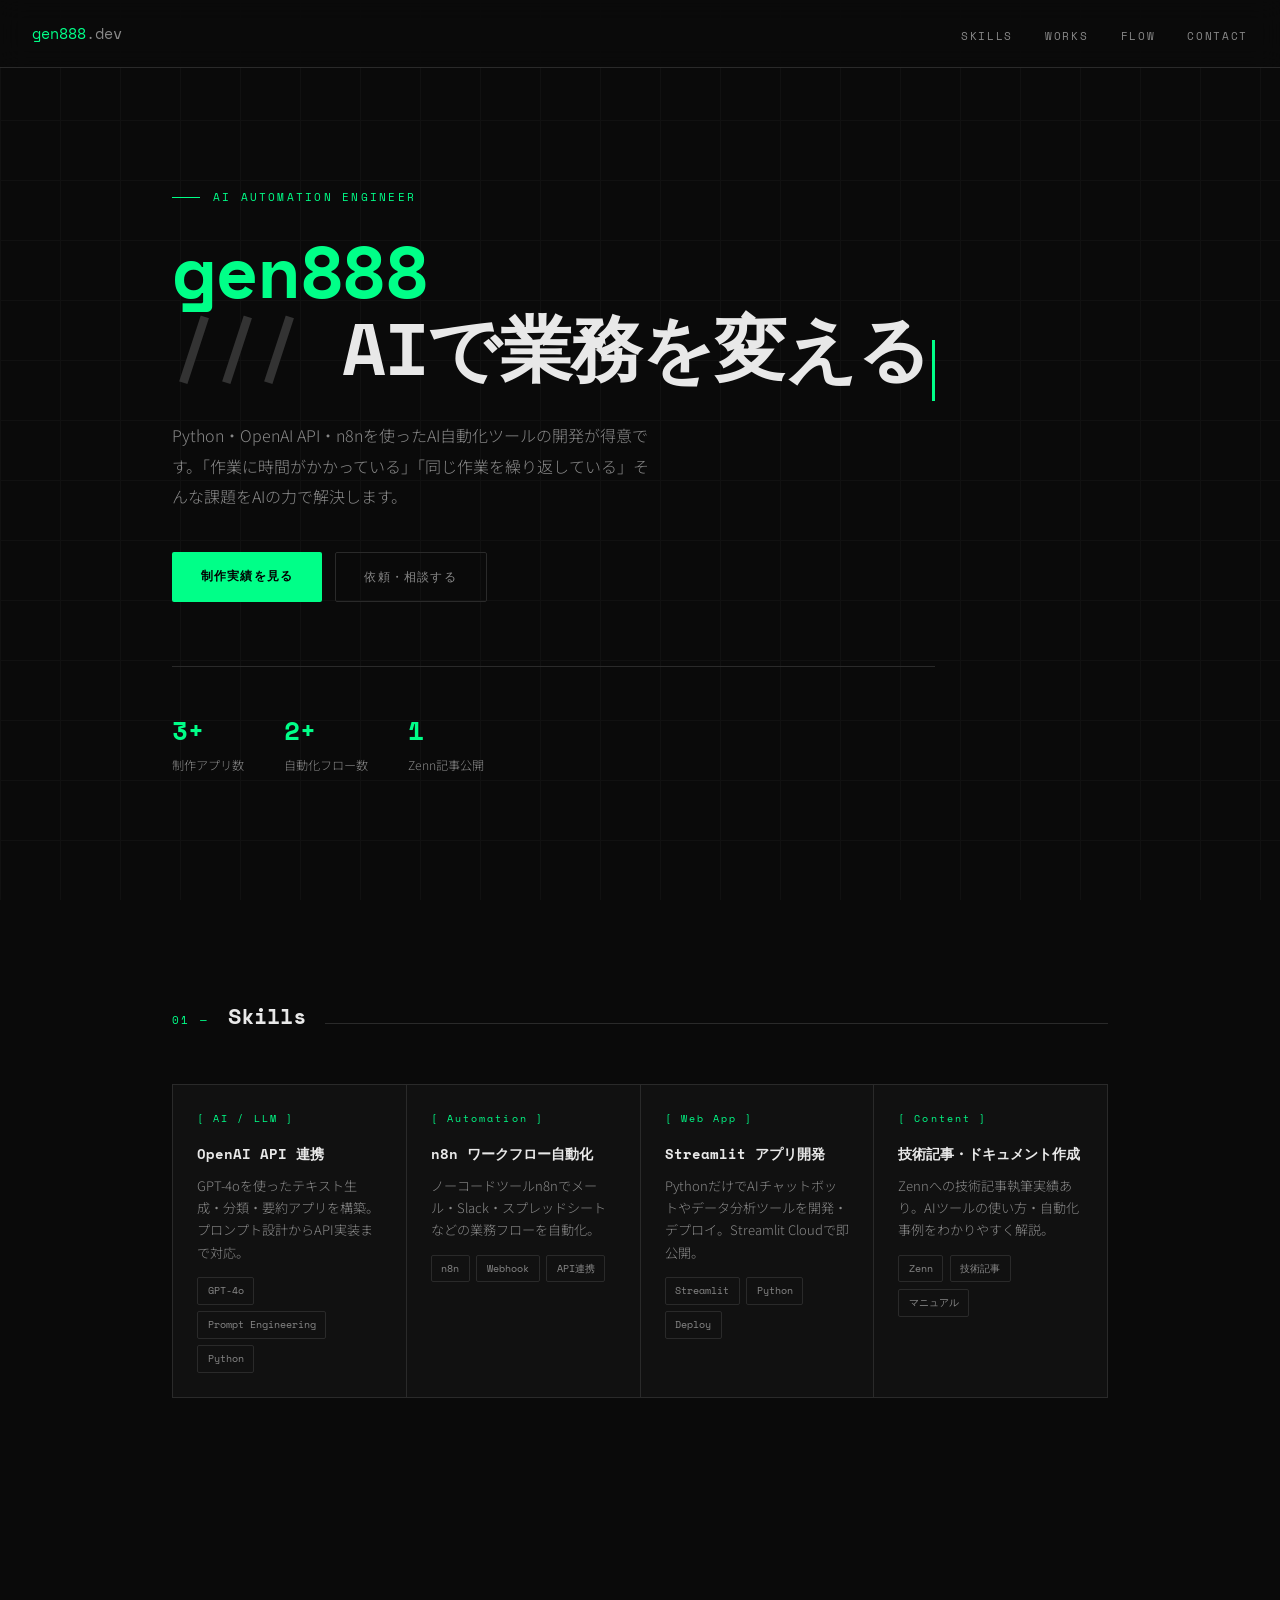
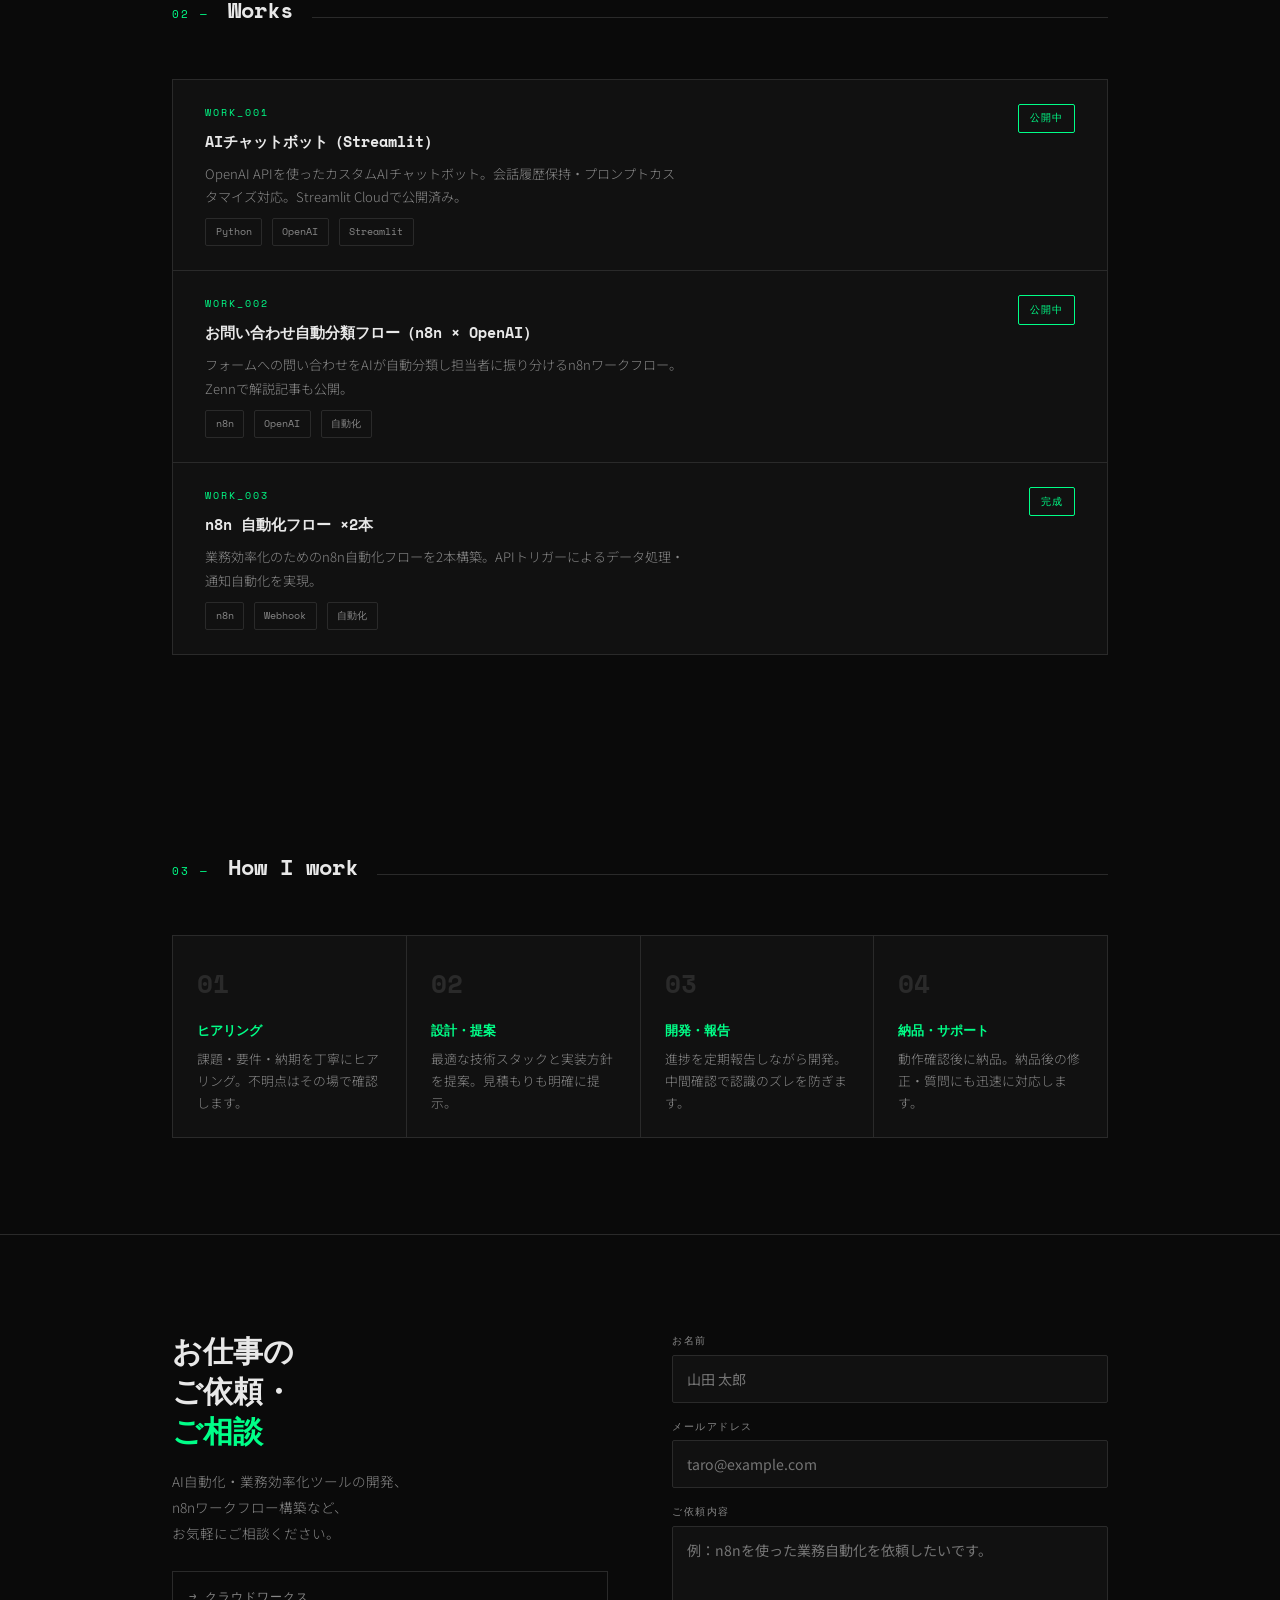
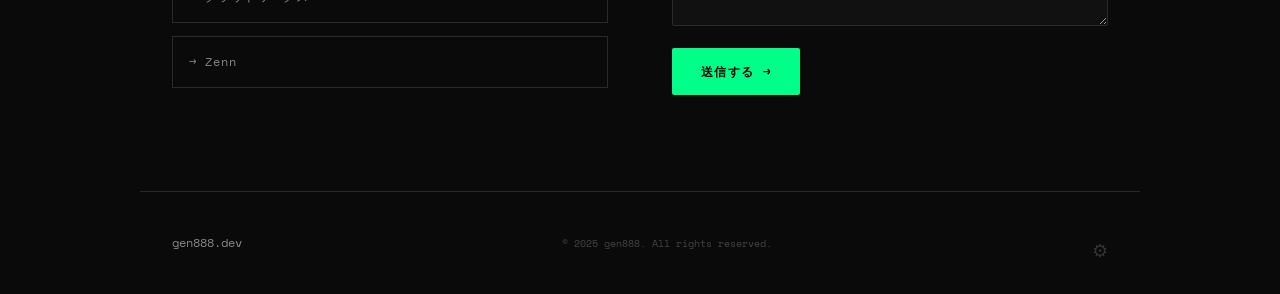
<file: index.html>
<!DOCTYPE html>
<html lang="ja">
<head>
<meta charset="UTF-8">
<meta name="viewport" content="width=device-width, initial-scale=1.0">
<title>gen888 | AI自動化エンジニア</title>
<link href="https://fonts.googleapis.com/css2?family=Space+Mono:wght@400;700&family=Noto+Sans+JP:wght@300;400;500&display=swap" rel="stylesheet">
<link rel="stylesheet" href="css/common.css">
<link rel="stylesheet" href="css/index.css">
</head>
<body>

<!-- TOAST -->
<div class="toast" id="toast"></div>

<!-- NAV -->
<nav>
  <div class="nav-logo">gen888<span>.dev</span></div>
  <ul>
    <li><a href="#skills">Skills</a></li>
    <li><a href="#works">Works</a></li>
    <li><a href="#flow">Flow</a></li>
    <li><a href="#contact">Contact</a></li>
  </ul>
</nav>

<!-- HERO -->
<section id="hero">
  <div>
    <div class="hero-tag fade-up">AI Automation Engineer</div>
    <h1 class="fade-up">
      <span class="name" id="heroName">gen888</span><br>
      <span class="dim">///</span> <span id="heroCatch">AIで業務を変える</span><span class="cursor"></span>
    </h1>
    <p class="hero-desc fade-up" id="heroBio">
      Python・OpenAI API・n8nを使ったAI自動化ツールの開発が得意です。
      「作業に時間がかかっている」「同じ作業を繰り返している」
      そんな課題をAIの力で解決します。
    </p>
    <div class="btn-group fade-up">
      <a href="#works" class="btn btn-primary">制作実績を見る</a>
      <a href="#contact" class="btn btn-outline">依頼・相談する</a>
    </div>
    <div class="hero-stats fade-up">
      <div>
        <div class="stat-num" id="statWorks">-</div>
        <div class="stat-label">制作アプリ数</div>
      </div>
      <div>
        <div class="stat-num">2+</div>
        <div class="stat-label">自動化フロー数</div>
      </div>
      <div>
        <div class="stat-num">1</div>
        <div class="stat-label">Zenn記事公開</div>
      </div>
    </div>
  </div>
</section>

<!-- SKILLS -->
<section id="skills">
  <section id="skills">
    <div class="section reveal">
      <div class="section-header">
        <span class="section-num">01 —</span>
        <h2>Skills</h2>
        <div class="section-line"></div>
      </div>
      <div class="skills-grid" id="skillsGrid">
        <div class="loading-msg">読み込み中...</div>
      </div>
    </div>
  </section>

<!-- WORKS -->
<section id="works">
  <div class="section reveal">
    <div class="section-header">
      <span class="section-num">02 —</span>
      <h2>Works</h2>
      <div class="section-line"></div>
    </div>
    <div class="works-list" id="worksList">
      <div class="loading-msg">読み込み中...</div>
    </div>
  </div>
</section>

<!-- FLOW -->
<section id="flow">
  <div class="section reveal">
    <div class="section-header">
      <span class="section-num">03 —</span>
      <h2>How I work</h2>
      <div class="section-line"></div>
    </div>
    <div class="flow-steps">
      <div class="flow-step">
        <div class="flow-step-num">01</div>
        <div class="flow-step-title">ヒアリング</div>
        <p class="flow-step-desc">課題・要件・納期を丁寧にヒアリング。不明点はその場で確認します。</p>
      </div>
      <div class="flow-step">
        <div class="flow-step-num">02</div>
        <div class="flow-step-title">設計・提案</div>
        <p class="flow-step-desc">最適な技術スタックと実装方針を提案。見積もりも明確に提示。</p>
      </div>
      <div class="flow-step">
        <div class="flow-step-num">03</div>
        <div class="flow-step-title">開発・報告</div>
        <p class="flow-step-desc">進捗を定期報告しながら開発。中間確認で認識のズレを防ぎます。</p>
      </div>
      <div class="flow-step">
        <div class="flow-step-num">04</div>
        <div class="flow-step-title">納品・サポート</div>
        <p class="flow-step-desc">動作確認後に納品。納品後の修正・質問にも迅速に対応します。</p>
      </div>
    </div>
  </div>
</section>

<!-- CONTACT -->
<section id="contact">
  <div class="contact-inner reveal">
    <div>
      <div class="contact-lead">
        お仕事の<br>
        ご依頼・<br>
        <span class="accent">ご相談</span>
      </div>
      <p class="contact-sub">
        AI自動化・業務効率化ツールの開発、<br>
        n8nワークフロー構築など、<br>
        お気軽にご相談ください。
      </p>
      <a class="contact-email" id="contactEmail" href="#" style="display:none;"></a>
      <div class="contact-links" id="contactLinks">
        <!-- js/index.js が storage から動的に描画 -->
      </div>
    </div>
    <form onsubmit="handleSubmit(event)">
      <div>
        <label>お名前</label>
        <input type="text" placeholder="山田 太郎" required>
      </div>
      <div>
        <label>メールアドレス</label>
        <input type="email" placeholder="taro@example.com" required>
      </div>
      <div>
        <label>ご依頼内容</label>
        <textarea placeholder="例：n8nを使った業務自動化を依頼したいです。" required></textarea>
      </div>
      <button type="submit" class="form-submit">送信する →</button>
    </form>
  </div>
</section>

<!-- FOOTER -->
<footer>
  <div class="footer-logo">gen888.dev</div>
  <div class="footer-copy">© 2025 gen888. All rights reserved.</div>
  <a href="mypage.html" class="footer-admin">⚙</a>
</footer>

<script src="js/storage.js"></script>
<script src="js/index.js"></script>
</body>
</html>
</file>
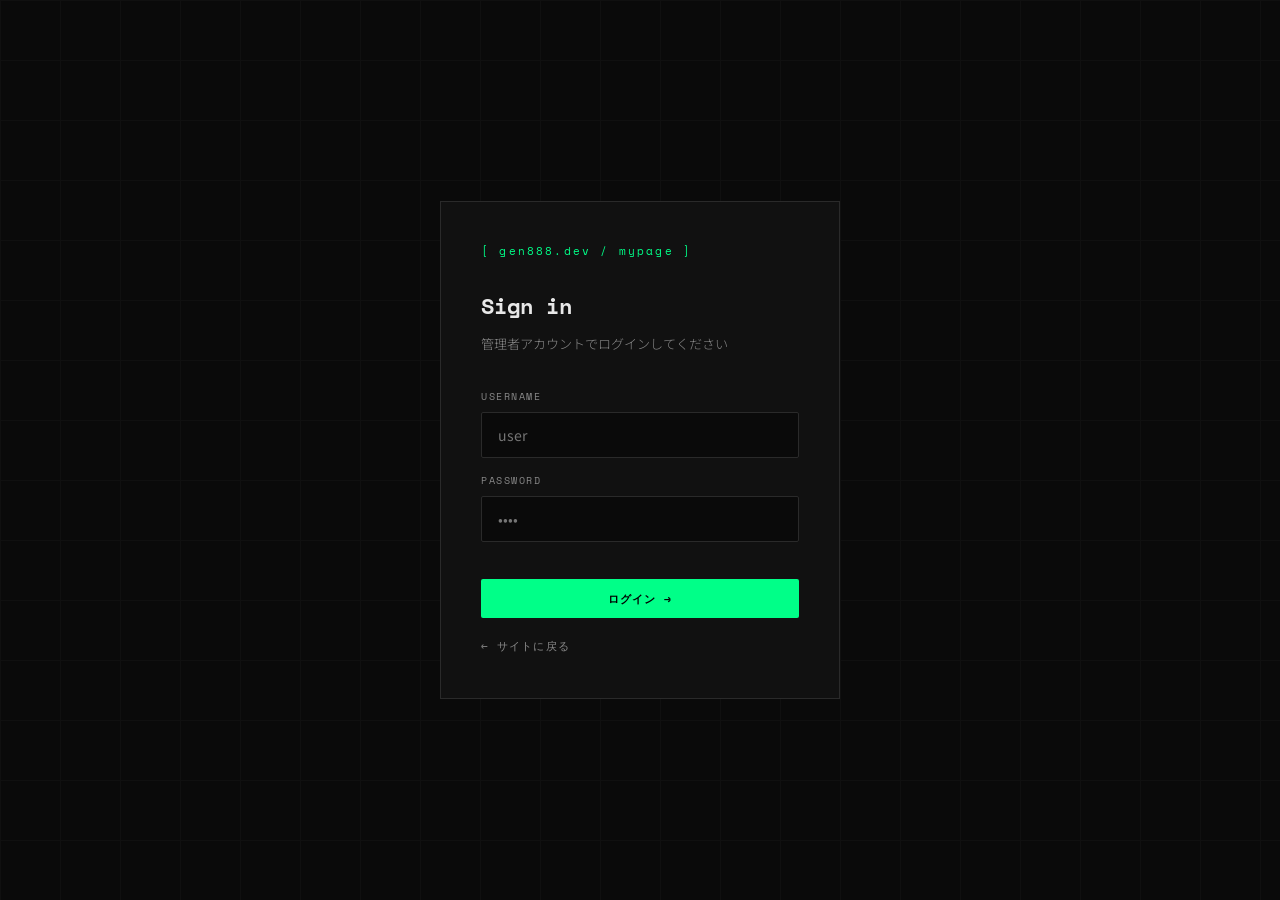
<file: mypage.html>
<!DOCTYPE html>
<html lang="ja">
<head>
<meta charset="UTF-8">
<meta name="viewport" content="width=device-width, initial-scale=1.0">
<title>gen888 | MyPage</title>
<link href="https://fonts.googleapis.com/css2?family=Space+Mono:wght@400;700&family=Noto+Sans+JP:wght@300;400;500&display=swap" rel="stylesheet">
<link rel="stylesheet" href="css/common.css">
<link rel="stylesheet" href="css/mypage.css">
</head>
<body>

<!-- TOAST -->
<div class="toast" id="toast"></div>

<!-- LOGIN -->
<div id="loginScreen">
  <div class="login-box">
    <div class="login-eyebrow">[ gen888.dev / mypage ]</div>
    <div class="login-heading">Sign in</div>
    <div class="login-sub">管理者アカウントでログインしてください</div>
    <div class="login-form">
      <div class="mp-field">
        <label class="mp-label">Username</label>
        <input class="mp-input" type="text" id="loginUser" placeholder="user" style="max-width:100%;">
      </div>
      <div class="mp-field">
        <label class="mp-label">Password</label>
        <input class="mp-input" type="password" id="loginPass" placeholder="••••" style="max-width:100%;">
        <div class="login-error" id="loginErr"></div>
      </div>
      <button class="mp-btn mp-btn-primary" onclick="doLogin()" style="width:100%;text-align:center;">
        ログイン →
      </button>
    </div>
    <a href="index.html" class="back-link">← サイトに戻る</a>
  </div>
</div>

<!-- APP -->
<div class="mp-wrap" id="mpWrap" style="display:none;">

  <!-- SIDEBAR -->
  <aside class="sidebar">
    <div class="sidebar-logo">gen888<span>.dev / mypage</span></div>
    <div class="sidebar-user">
      <div class="sidebar-avatar" id="sidebarAvatar">G</div>
      <div class="sidebar-name" id="sidebarName">gen888</div>
      <div class="sidebar-role">Administrator</div>
    </div>
    <nav class="sidebar-nav">
      <div class="nav-item active" onclick="switchPanel('dashboard', this)">
        <span class="nav-icon">#</span>Dashboard
      </div>
      <div class="nav-item" onclick="switchPanel('skills', this)">
        <span class="nav-icon">◆</span>スキル管理
      </div>      
      <div class="nav-item" onclick="switchPanel('works', this)">
        <span class="nav-icon">▦</span>Works管理
      </div>
      <div class="nav-item" onclick="switchPanel('profile', this)">
        <span class="nav-icon">◎</span>プロフィール
      </div>
      <div class="nav-item" onclick="switchPanel('security', this)">
        <span class="nav-icon">◈</span>セキュリティ
      </div>
      <div class="nav-item" onclick="switchPanel('links', this)">
        <span class="nav-icon">⇗</span>外部リンク
      </div>
      <div class="nav-item" onclick="switchPanel('inquiries', this)" id="navInquiries">
        <span class="nav-icon">✉</span>お問い合わせ
      </div>
      
    </nav>
    <div class="sidebar-bottom">
      <a href="index.html" class="sidebar-link-btn">← サイトを見る</a>
      <button class="sidebar-link-btn logout-btn" onclick="doLogout()">ログアウト</button>
    </div>
  </aside>

  <!-- MAIN -->
  <main class="mp-main">

    <!-- DASHBOARD -->
    <div class="panel active" id="panel-dashboard">
      <div class="mp-header">
        <div>
          <div class="mp-title">Dashboard</div>
          <div class="mp-subtitle" id="dashGreeting">WELCOME BACK</div>
        </div>
        <div style="font-family:var(--mono);font-size:.68rem;color:var(--muted);" id="dashDate"></div>
      </div>
      <div class="stats-grid">
        <div class="stat-card">
          <div class="stat-card-label">Works</div>
          <div class="stat-card-num" id="dashWorks">0</div>
          <div class="stat-card-sub">登録済み実績</div>
        </div>
        <div class="stat-card">
          <div class="stat-card-label">公開中</div>
          <div class="stat-card-num" id="dashPublic">0</div>
          <div class="stat-card-sub">公開ステータス</div>
        </div>
        <div class="stat-card">
          <div class="stat-card-label">Links</div>
          <div class="stat-card-num" id="dashLinks">0</div>
          <div class="stat-card-sub">外部リンク数</div>
        </div>
        <div class="stat-card">
          <div class="stat-card-label">Last Update</div>
          <div class="stat-card-num" style="font-size:1rem;line-height:2;" id="dashUpdated">—</div>
          <div class="stat-card-sub">最終更新</div>
        </div>
        <div class="stat-card">
          <div class="stat-card-label">未読</div>
          <div class="stat-card-num" id="dashUnread" style="color:#ffaa00;">0</div>
          <div class="stat-card-sub">未読お問い合わせ</div>
        </div>
      </div>
      <div class="mp-block">
        <div class="mp-block-header">
          <div class="mp-block-title"><span class="status-dot"></span>Activity Log</div>
        </div>
        <div class="mp-block-body" id="activityLog">
          <div style="font-family:var(--mono);font-size:.75rem;color:var(--muted);">ログなし</div>
        </div>
      </div>
    </div>

    <!-- WORKS -->
    <div class="panel" id="panel-works">
      <div class="mp-header">
        <div>
          <div class="mp-title">Works 管理</div>
          <div class="mp-subtitle">ポートフォリオの実績を追加・削除</div>
        </div>
      </div>
      <div class="mp-block">
        <div class="mp-block-header">
          <div class="mp-block-title">新規追加</div>
        </div>
        <div class="mp-block-body">
          <div class="add-grid">
            <div class="mp-field">
              <label class="mp-label">タイトル *</label>
              <input class="mp-input" type="text" id="w-title" placeholder="例：LP制作自動化ツール" style="max-width:100%;">
            </div>
            <div class="mp-field">
              <label class="mp-label">ステータス</label>
              <select class="mp-input" id="w-status" style="max-width:100%;">
                <option value="公開中">公開中</option>
                <option value="完成">完成</option>
                <option value="進行中">進行中</option>
              </select>
            </div>
            <div class="mp-field full">
              <label class="mp-label">説明文 *</label>
              <textarea class="mp-input" id="w-desc" rows="3"
                placeholder="例：OpenAI APIを使ってLP文章を自動生成するStreamlitアプリ。"
                style="max-width:100%;"></textarea>
            </div>
            <div class="mp-field">
              <label class="mp-label">技術タグ（カンマ区切り）</label>
              <input class="mp-input" type="text" id="w-tags"
                placeholder="Python, OpenAI, Streamlit" style="max-width:100%;">
            </div>
            <div class="mp-field">
              <label class="mp-label">URL（任意）</label>
              <input class="mp-input" type="url" id="w-url"
                placeholder="https://your-app.streamlit.app" style="max-width:100%;">
            </div>
          </div>
          <div class="mp-btn-row" style="margin-top:1rem;">
            <button class="mp-btn mp-btn-primary" onclick="addWork()">追加する →</button>
          </div>
        </div>
      </div>
      <div class="mp-block">
        <div class="mp-block-header">
          <div class="mp-block-title">登録済み一覧</div>
          <div style="font-family:var(--mono);font-size:.65rem;color:var(--muted);" id="worksCount">0件</div>
        </div>
        <div class="mp-block-body" style="padding:0;overflow-x:auto;">
          <table class="works-table">
            <thead>
              <tr>
                <th>タイトル / 説明</th>
                <th>URL</th>
                <th>ステータス</th>
                <th>操作</th>
              </tr>
            </thead>
            <tbody id="worksTbody"></tbody>
          </table>
        </div>
      </div>
    </div>

    <!-- SKILLS -->
    <div class="panel" id="panel-skills">
      <div class="mp-header">
        <div>
          <div class="mp-title">スキル管理</div>
          <div class="mp-subtitle">index.html のSkills欄に反映されます</div>
        </div>
      </div>
      <div class="mp-block">
        <div class="mp-block-header"><div class="mp-block-title">新規追加</div></div>
        <div class="mp-block-body">
          <div class="mp-form">
            <div class="add-grid">
              <div class="mp-field">
                <label class="mp-label">カテゴリ（アイコン表示）</label>
                <input class="mp-input" type="text" id="sk-icon" placeholder="例：AI / LLM" style="max-width:100%;">
              </div>
              <div class="mp-field">
                <label class="mp-label">スキル名</label>
                <input class="mp-input" type="text" id="sk-name" placeholder="例：OpenAI API 連携" style="max-width:100%;">
              </div>
              <div class="mp-field full">
                <label class="mp-label">説明文</label>
                <textarea class="mp-input" id="sk-desc" rows="3"
                  placeholder="例：GPT-4oを使ったテキスト生成・分類・要約アプリを構築。"
                  style="max-width:100%;"></textarea>
              </div>
              <div class="mp-field full">
                <label class="mp-label">タグ（カンマ区切り）</label>
                <input class="mp-input" type="text" id="sk-tags"
                  placeholder="GPT-4o, Prompt Engineering, Python" style="max-width:100%;">
              </div>
            </div>
            <div class="mp-btn-row" style="margin-top:1rem;">
              <button class="mp-btn mp-btn-primary" onclick="addSkill()">追加する →</button>
            </div>
          </div>
        </div>
      </div>
      <div class="mp-block">
        <div class="mp-block-header">
          <div class="mp-block-title">登録済み一覧</div>
          <div style="font-family:var(--mono);font-size:.65rem;color:var(--muted);" id="skillsCount">0件</div>
        </div>
        <div class="mp-block-body" id="skillsList">
          <div style="font-family:var(--mono);font-size:.75rem;color:var(--muted);">スキルなし</div>
        </div>
      </div>
    </div>

    <!-- PROFILE -->
    <div class="panel" id="panel-profile">
      <div class="mp-header">
        <div>
          <div class="mp-title">プロフィール</div>
          <div class="mp-subtitle">index.html のHero・Contact欄に反映されます</div>
        </div>
      </div>
      <div class="mp-block">
        <div class="mp-block-header"><div class="mp-block-title">基本情報</div></div>
        <div class="mp-block-body">
          <div class="mp-form">
            <div class="mp-field">
              <label class="mp-label">表示名</label>
              <input class="mp-input" type="text" id="prof-name" placeholder="gen888">
            </div>
            <div class="mp-field">
              <label class="mp-label">キャッチコピー</label>
              <input class="mp-input" type="text" id="prof-catch" placeholder="AIで業務を変える">
            </div>
            <div class="mp-field">
              <label class="mp-label">自己紹介文</label>
              <textarea class="mp-input" id="prof-bio" rows="4"
                placeholder="Python・OpenAI API・n8nを使ったAI自動化ツールの開発が得意です。"
                style="max-width:460px;"></textarea>
            </div>
            <div class="mp-field">
              <label class="mp-label">メールアドレス（Contact欄に表示）</label>
              <input class="mp-input" type="email" id="prof-email" placeholder="your@email.com">
            </div>
            <button class="mp-btn mp-btn-primary" onclick="saveProfile()">保存する →</button>
          </div>
        </div>
      </div>
    </div>

    <!-- SECURITY -->
    <div class="panel" id="panel-security">
      <div class="mp-header">
        <div>
          <div class="mp-title">セキュリティ</div>
          <div class="mp-subtitle">ログイン情報の変更</div>
        </div>
      </div>
      <div class="mp-block">
        <div class="mp-block-header"><div class="mp-block-title">ユーザー名の変更</div></div>
        <div class="mp-block-body">
          <div class="mp-form">
            <div class="mp-field">
              <label class="mp-label">現在のユーザー名</label>
              <input class="mp-input" type="text" id="cur-username" readonly>
            </div>
            <div class="mp-field">
              <label class="mp-label">新しいユーザー名</label>
              <input class="mp-input" type="text" id="new-username" placeholder="新しいユーザー名">
            </div>
            <button class="mp-btn mp-btn-primary" onclick="changeUsername()">変更する →</button>
          </div>
        </div>
      </div>
      <div class="mp-block">
        <div class="mp-block-header"><div class="mp-block-title">パスワードの変更</div></div>
        <div class="mp-block-body">
          <div class="mp-form">
            <div class="mp-field">
              <label class="mp-label">現在のパスワード</label>
              <input class="mp-input" type="password" id="cur-pass" placeholder="現在のパスワード">
            </div>
            <div class="mp-field">
              <label class="mp-label">新しいパスワード（4文字以上）</label>
              <input class="mp-input" type="password" id="new-pass" placeholder="新しいパスワード">
            </div>
            <div class="mp-field">
              <label class="mp-label">新しいパスワード（確認）</label>
              <input class="mp-input" type="password" id="new-pass2" placeholder="もう一度入力">
            </div>
            <button class="mp-btn mp-btn-primary" onclick="changePassword()">変更する →</button>
          </div>
        </div>
      </div>
    </div>

    <!-- LINKS -->
    <div class="panel" id="panel-links">
      <div class="mp-header">
        <div>
          <div class="mp-title">外部リンク</div>
          <div class="mp-subtitle">index.html のContact欄に反映されます</div>
        </div>
      </div>
      <div class="mp-block">
        <div class="mp-block-header"><div class="mp-block-title">リンクを追加</div></div>
        <div class="mp-block-body">
          <div class="mp-form">
            <div style="display:grid;grid-template-columns:1fr 1fr;gap:1rem;">
              <div class="mp-field">
                <label class="mp-label">ラベル</label>
                <input class="mp-input" type="text" id="link-label"
                  placeholder="例：クラウドワークス" style="max-width:100%;">
              </div>
              <div class="mp-field">
                <label class="mp-label">URL</label>
                <input class="mp-input" type="url" id="link-url"
                  placeholder="https://crowdworks.jp/..." style="max-width:100%;">
              </div>
            </div>
            <button class="mp-btn mp-btn-primary" onclick="addLink()">追加する →</button>
          </div>
        </div>
      </div>
      <div class="mp-block">
        <div class="mp-block-header"><div class="mp-block-title">登録済みリンク</div></div>
        <div class="mp-block-body" id="linksList">
          <div style="font-family:var(--mono);font-size:.75rem;color:var(--muted);">リンクなし</div>
        </div>
      </div>
    </div>
    <div class="panel" id="panel-inquiries">
      <div class="mp-header">
        <div>
          <div class="mp-title">お問い合わせ</div>
          <div class="mp-subtitle">index.html から送信された問い合わせ一覧</div>
        </div>
      </div>
      <div class="mp-block">
        <div class="mp-block-header">
          <div class="mp-block-title"><span class="status-dot"></span>受信一覧</div>
          <div style="font-family:var(--mono);font-size:.65rem;color:var(--muted);" id="inquiriesCount">0件</div>
        </div>
        <div class="mp-block-body" id="inquiriesList">
          <div style="font-family:var(--mono);font-size:.75rem;color:var(--muted);">問い合わせなし</div>
        </div>
      </div>
    </div>    
  </main>
</div>

<script src="js/storage.js"></script>
<script src="js/mypage.js"></script>
</body>
</html>
</file>
<file: css/common.css>
:root {
    --bg: #0a0a0a;
    --bg2: #111111;
    --bg3: #1a1a1a;
    --border: #2a2a2a;
    --accent: #00ff88;
    --accent2: #0088ff;
    --text: #e8e8e8;
    --muted: #888;
    --danger: #ff4444;
    --mono: 'Space Mono', monospace;
    --sans: 'Noto Sans JP', sans-serif;
  }
  
  *, *::before, *::after {
    box-sizing: border-box;
    margin: 0;
    padding: 0;
  }
  
  html { scroll-behavior: smooth; }
  
  body {
    background: var(--bg);
    color: var(--text);
    font-family: var(--sans);
    font-weight: 300;
    line-height: 1.8;
  }
  
  body::after {
    content: '';
    position: fixed;
    inset: 0;
    background-image:
      linear-gradient(var(--border) 1px, transparent 1px),
      linear-gradient(90deg, var(--border) 1px, transparent 1px);
    background-size: 60px 60px;
    opacity: 0.25;
    pointer-events: none;
    z-index: 0;
  }
  
  section, footer, main, aside { position: relative; z-index: 1; }
  
  /* ── BUTTONS ── */
  .btn {
    font-family: var(--mono);
    font-size: .74rem;
    letter-spacing: .1em;
    text-transform: uppercase;
    text-decoration: none;
    padding: .85rem 1.8rem;
    border-radius: 2px;
    transition: all .2s;
    display: inline-block;
    cursor: pointer;
    border: none;
  }
  
  .btn-primary { background: var(--accent); color: #000; font-weight: 700; }
  .btn-primary:hover { background: #00cc6a; transform: translateY(-2px); }
  .btn-outline { border: 1px solid var(--border); color: var(--muted); background: transparent; }
  .btn-outline:hover { border-color: var(--accent); color: var(--accent); transform: translateY(-2px); }
  
  /* ── TAGS ── */
  .tag {
    font-family: var(--mono);
    font-size: .62rem;
    padding: .25rem .6rem;
    border: 1px solid var(--border);
    color: var(--muted);
    border-radius: 2px;
  }
  
  /* ── ANIMATIONS ── */
  @keyframes fadeUp {
    from { opacity: 0; transform: translateY(20px); }
    to   { opacity: 1; transform: none; }
  }
  
  @keyframes blink {
    0%, 100% { opacity: 1; }
    50%       { opacity: 0; }
  }
  
  @keyframes pulse {
    0%, 100% { opacity: 1; }
    50%       { opacity: .3; }
  }
  
  .cursor {
    display: inline-block;
    width: 3px;
    height: .85em;
    background: var(--accent);
    margin-left: 3px;
    vertical-align: text-bottom;
    animation: blink 1s step-end infinite;
  }
  
  .status-dot {
    display: inline-block;
    width: 6px;
    height: 6px;
    border-radius: 50%;
    background: var(--accent);
    margin-right: .4rem;
    animation: pulse 2s infinite;
    vertical-align: middle;
  }
  
  .fade-up { animation: fadeUp .6s ease both; }
  .fade-up:nth-child(1) { animation-delay: .1s; }
  .fade-up:nth-child(2) { animation-delay: .22s; }
  .fade-up:nth-child(3) { animation-delay: .34s; }
  .fade-up:nth-child(4) { animation-delay: .46s; }
  .fade-up:nth-child(5) { animation-delay: .58s; }
  
  .reveal {
    opacity: 0;
    transform: translateY(16px);
    transition: opacity .6s, transform .6s;
  }
  .reveal.visible { opacity: 1; transform: none; }
  
  /* ── TOAST ── */
  .toast {
    position: fixed;
    bottom: 2rem;
    right: 2rem;
    background: var(--bg3);
    border: 1px solid var(--accent);
    color: var(--accent);
    font-family: var(--mono);
    font-size: .72rem;
    padding: .8rem 1.2rem;
    border-radius: 2px;
    z-index: 999;
    opacity: 0;
    transform: translateY(8px);
    transition: all .25s;
    pointer-events: none;
  }
  .toast.show { opacity: 1; transform: translateY(0); }
  
  /* ── RESPONSIVE BASE ── */
  @media (max-width: 680px) {
    body { font-size: 15px; }
  }

  .footer-admin {
    display: block;
    margin-top: 12px;
    color: #333;        /* 目立たない色 */
    font-size: 18px;
    text-decoration: none;
    transition: color 0.2s;
  }
  
  .footer-admin:hover {
    color: #888;
  }
</file>
<file: css/index.css>
/* ── NAV ── */
nav {
  position: fixed;
  top: 0; left: 0; right: 0;
  display: flex;
  justify-content: space-between;
  align-items: center;
  padding: 1.2rem 2rem;
  background: rgba(10,10,10,0.9);
  backdrop-filter: blur(12px);
  border-bottom: 1px solid var(--border);
  z-index: 100;
}

.nav-logo { font-family: var(--mono); font-size: .95rem; color: var(--accent); }
.nav-logo span { color: var(--muted); }

nav ul { display: flex; gap: 2rem; list-style: none; }
nav a {
  font-family: var(--mono);
  font-size: .7rem;
  color: var(--muted);
  text-decoration: none;
  letter-spacing: .15em;
  text-transform: uppercase;
  transition: color .2s;
}
nav a:hover { color: var(--accent); }

/* ── HERO ── */
#hero {
  min-height: 100vh;
  display: flex;
  align-items: center;
  padding: 8rem 2rem 4rem;
  max-width: 1000px;
  margin: 0 auto;
}

.hero-tag {
  font-family: var(--mono);
  font-size: .7rem;
  color: var(--accent);
  letter-spacing: .2em;
  text-transform: uppercase;
  margin-bottom: 1.5rem;
  display: flex;
  align-items: center;
  gap: .8rem;
}
.hero-tag::before {
  content: '';
  display: inline-block;
  width: 28px;
  height: 1px;
  background: var(--accent);
}

h1 {
  font-family: var(--mono);
  font-size: clamp(2.2rem, 6vw, 4.5rem);
  font-weight: 700;
  line-height: 1.08;
  letter-spacing: -.02em;
  margin-bottom: 1.2rem;
}
h1 .name { color: var(--accent); }
h1 .dim  { color: #333; }

.hero-desc {
  font-size: 1rem;
  color: var(--muted);
  max-width: 480px;
  margin-bottom: 2.5rem;
  line-height: 1.9;
}
.hero-desc strong { color: var(--text); font-weight: 500; }

.btn-group { display: flex; gap: .8rem; flex-wrap: wrap; }

.hero-stats {
  display: flex;
  gap: 2.5rem;
  margin-top: 4rem;
  padding-top: 2.5rem;
  border-top: 1px solid var(--border);
}
.stat-num { font-family: var(--mono); font-size: 1.6rem; font-weight: 700; color: var(--accent); }
.stat-label { font-size: .76rem; color: var(--muted); margin-top: .1rem; }

/* ── SECTION ── */
.section { max-width: 1000px; margin: 0 auto; padding: 6rem 2rem; }

.section-header {
  display: flex;
  align-items: baseline;
  gap: 1.2rem;
  margin-bottom: 3rem;
}
.section-num { font-family: var(--mono); font-size: .7rem; color: var(--accent); letter-spacing: .2em; }
h2 { font-family: var(--mono); font-size: 1.4rem; font-weight: 700; }
.section-line { flex: 1; height: 1px; background: var(--border); }

/* ── SKILLS ── */
.skills-grid {
  display: grid;
  grid-template-columns: repeat(auto-fit, minmax(220px, 1fr));
  gap: 1px;
  background: var(--border);
  border: 1px solid var(--border);
}
.skill-card { background: var(--bg2); padding: 1.5rem; transition: background .2s; }
.skill-card:hover { background: var(--bg3); }
.skill-icon { font-family: var(--mono); font-size: .65rem; color: var(--accent); letter-spacing: .2em; margin-bottom: .8rem; }
.skill-name { font-family: var(--mono); font-size: .9rem; font-weight: 700; margin-bottom: .5rem; }
.skill-desc { font-size: .82rem; color: var(--muted); line-height: 1.7; }
.skill-tags { display: flex; flex-wrap: wrap; gap: .4rem; margin-top: .8rem; }

/* ── WORKS ── */
.works-list {
  display: flex;
  flex-direction: column;
  gap: 1px;
  background: var(--border);
  border: 1px solid var(--border);
}
.work-item {
  background: var(--bg2);
  padding: 1.5rem 2rem;
  display: grid;
  grid-template-columns: 1fr auto;
  align-items: start;
  gap: 1.5rem;
  transition: background .2s;
  text-decoration: none;
  color: inherit;
}
.work-item:hover { background: var(--bg3); }
.work-num { font-family: var(--mono); font-size: .62rem; color: var(--accent); letter-spacing: .2em; margin-bottom: .4rem; }
.work-title { font-family: var(--mono); font-size: .95rem; font-weight: 700; margin-bottom: .4rem; }
.work-desc { font-size: .82rem; color: var(--muted); max-width: 480px; }
.work-link-row { display: flex; align-items: center; gap: .6rem; margin-top: .6rem; flex-wrap: wrap; }
.work-badge {
  font-family: var(--mono);
  font-size: .62rem;
  padding: .3rem .7rem;
  border: 1px solid var(--accent);
  color: var(--accent);
  border-radius: 2px;
  white-space: nowrap;
  letter-spacing: .08em;
}
.work-url-link {
  font-family: var(--mono);
  font-size: .68rem;
  color: var(--accent2);
  text-decoration: none;
  margin-top: .4rem;
  display: inline-block;
}
.work-url-link:hover { text-decoration: underline; }
.loading-msg {
  font-family: var(--mono);
  font-size: .75rem;
  color: var(--muted);
  padding: 2rem;
  text-align: center;
}

/* ── FLOW ── */
.flow-steps {
  display: grid;
  grid-template-columns: repeat(auto-fit, minmax(180px, 1fr));
  gap: 1px;
  background: var(--border);
  border: 1px solid var(--border);
}
.flow-step { background: var(--bg2); padding: 1.5rem; }
.flow-step-num { font-family: var(--mono); font-size: 1.6rem; font-weight: 700; color: var(--border); margin-bottom: .8rem; }
.flow-step-title { font-family: var(--mono); font-size: .8rem; font-weight: 700; margin-bottom: .4rem; color: var(--accent); }
.flow-step-desc { font-size: .8rem; color: var(--muted); line-height: 1.7; }

/* ── CONTACT ── */
#contact { border-top: 1px solid var(--border); }
.contact-inner {
  max-width: 1000px;
  margin: 0 auto;
  padding: 6rem 2rem;
  display: grid;
  grid-template-columns: 1fr 1fr;
  gap: 4rem;
  align-items: start;
}
.contact-lead {
  font-family: var(--mono);
  font-size: clamp(1.3rem, 2.5vw, 1.9rem);
  font-weight: 700;
  line-height: 1.3;
  margin-bottom: 1.2rem;
}
.contact-lead .accent { color: var(--accent); }
.contact-sub { font-size: .85rem; color: var(--muted); line-height: 1.9; }
.contact-email {
  font-family: var(--mono);
  font-size: .78rem;
  color: var(--accent2);
  margin-top: .5rem;
  display: block;
}

.contact-links { display: flex; flex-direction: column; gap: .8rem; margin-top: 1.5rem; }
.contact-link {
  display: flex;
  align-items: center;
  gap: .8rem;
  font-family: var(--mono);
  font-size: .74rem;
  color: var(--muted);
  text-decoration: none;
  letter-spacing: .08em;
  padding: .9rem 1rem;
  border: 1px solid var(--border);
  transition: all .2s;
}
.contact-link:hover { border-color: var(--accent); color: var(--accent); }

form { display: flex; flex-direction: column; gap: .9rem; }
label {
  font-family: var(--mono);
  font-size: .65rem;
  color: var(--muted);
  letter-spacing: .15em;
  text-transform: uppercase;
  display: block;
  margin-bottom: .3rem;
}
input, textarea, select {
  width: 100%;
  background: var(--bg2);
  border: 1px solid var(--border);
  color: var(--text);
  font-family: var(--sans);
  font-size: .88rem;
  padding: .8rem .9rem;
  outline: none;
  transition: border-color .2s;
  border-radius: 2px;
}
input:focus, textarea:focus { border-color: var(--accent); }
textarea { resize: vertical; min-height: 100px; }
.form-submit {
  font-family: var(--mono);
  font-size: .74rem;
  letter-spacing: .12em;
  text-transform: uppercase;
  background: var(--accent);
  color: #000;
  border: none;
  padding: .9rem 1.8rem;
  font-weight: 700;
  cursor: pointer;
  transition: all .2s;
  border-radius: 2px;
  align-self: flex-start;
}
.form-submit:hover { background: #00cc6a; }

/* ── FOOTER ── */
footer {
  border-top: 1px solid var(--border);
  padding: 1.8rem 2rem;
  max-width: 1000px;
  margin: 0 auto;
  display: flex;
  justify-content: space-between;
  align-items: center;
}
.footer-logo { font-family: var(--mono); font-size: .76rem; color: var(--muted); }
.footer-copy { font-family: var(--mono); font-size: .65rem; color: #444; }

/* ── RESPONSIVE ── */
@media (max-width: 680px) {
  nav ul { display: none; }
  .contact-inner { grid-template-columns: 1fr; gap: 2.5rem; }
  .hero-stats { gap: 1.5rem; flex-wrap: wrap; }
  footer { flex-direction: column; gap: .5rem; text-align: center; }
}
</file>
<file: css/mypage.css>
/* ── LAYOUT ── */
.mp-wrap {
  display: grid;
  grid-template-columns: 220px 1fr;
  min-height: 100vh;
  position: relative;
  z-index: 1;
}

/* ── SIDEBAR ── */
.sidebar {
  background: #0d0d0d;
  border-right: 1px solid var(--border);
  position: fixed;
  top: 0; left: 0; bottom: 0;
  width: 220px;
  display: flex;
  flex-direction: column;
  z-index: 10;
}

.sidebar-logo {
  font-family: var(--mono);
  font-size: .85rem;
  color: var(--accent);
  padding: 1.5rem 1.5rem 2rem;
  border-bottom: 1px solid var(--border);
  margin-bottom: 1rem;
}
.sidebar-logo span { color: var(--muted); font-size: .68rem; display: block; margin-top: .2rem; }

.sidebar-user {
  padding: .8rem 1.5rem 1.2rem;
  border-bottom: 1px solid var(--border);
  margin-bottom: 1rem;
}
.sidebar-avatar {
  width: 40px; height: 40px;
  border-radius: 50%;
  background: rgba(0,255,136,.08);
  border: 1px solid var(--accent);
  display: flex; align-items: center; justify-content: center;
  font-family: var(--mono); font-size: .85rem; font-weight: 700;
  color: var(--accent);
  margin-bottom: .6rem;
}
.sidebar-name { font-family: var(--mono); font-size: .78rem; color: var(--text); }
.sidebar-role { font-family: var(--mono); font-size: .62rem; color: var(--muted); margin-top: .1rem; }

nav.sidebar-nav { flex: 1; }
.nav-item {
  display: flex;
  align-items: center;
  gap: .7rem;
  padding: .7rem 1.5rem;
  font-family: var(--mono);
  font-size: .72rem;
  color: var(--muted);
  cursor: pointer;
  letter-spacing: .08em;
  transition: all .15s;
  border-left: 2px solid transparent;
  text-decoration: none;
  white-space: nowrap;
}
.nav-item:hover { color: var(--text); background: rgba(255,255,255,.02); }
.nav-item.active { color: var(--accent); border-left-color: var(--accent); background: rgba(0,255,136,.04); }
.nav-icon { font-size: .75rem; width: 16px; text-align: center; flex-shrink: 0; }

.sidebar-bottom {
  padding: 1rem 1.5rem;
  border-top: 1px solid var(--border);
  display: flex;
  flex-direction: column;
  gap: .5rem;
}
.sidebar-link-btn {
  width: 100%;
  font-family: var(--mono);
  font-size: .68rem;
  letter-spacing: .08em;
  padding: .6rem 1rem;
  border: 1px solid var(--border);
  background: transparent;
  color: var(--muted);
  cursor: pointer;
  border-radius: 2px;
  transition: all .2s;
  text-align: left;
  text-decoration: none;
  display: block;
  white-space: nowrap;
}
.sidebar-link-btn:hover { border-color: var(--accent); color: var(--accent); }
.logout-btn:hover { border-color: var(--danger) !important; color: var(--danger) !important; }

/* ── MAIN ── */
.mp-main {
  margin-left: 220px;
  padding: 2.5rem 3rem;
  min-height: 100vh;
  width: calc(100vw - 220px);
  max-width: calc(100vw - 220px);
  box-sizing: border-box;
  position: relative;
  z-index: 1;
  overflow-x: hidden;
}

/* ── HEADER ── */
.mp-header {
  display: flex;
  justify-content: space-between;
  align-items: flex-start;
  margin-bottom: 2.5rem;
  padding-bottom: 1.5rem;
  border-bottom: 1px solid var(--border);
  gap: 2rem;
  flex-wrap: nowrap;
}
.mp-title {
  font-family: var(--mono);
  font-size: 1.1rem;
  font-weight: 700;
  white-space: nowrap;
}
.mp-subtitle {
  font-family: var(--mono);
  font-size: .68rem;
  color: var(--muted);
  margin-top: .3rem;
  letter-spacing: .1em;
  white-space: nowrap;
}

#dashDate {
  font-family: var(--mono);
  font-size: .68rem;
  color: var(--muted);
  white-space: nowrap;
  flex-shrink: 0;
  text-align: right;
}

/* ── PANELS ── */
.panel { display: none; }
.panel.active { display: block; position: relative; z-index: 1; }

/* ── STATS ── */
.stats-grid {
  display: grid;
  grid-template-columns: repeat(5, 1fr);
  gap: 1px;
  background: var(--border);
  border: 1px solid var(--border);
  margin-bottom: 2rem;
}
.stat-card { background: var(--bg2); padding: 1.2rem 1.5rem; }
.stat-card-label {
  font-family: var(--mono);
  font-size: .6rem;
  color: var(--muted);
  letter-spacing: .15em;
  text-transform: uppercase;
  margin-bottom: .5rem;
  white-space: nowrap;
}
.stat-card-num { font-family: var(--mono); font-size: 1.8rem; font-weight: 700; color: var(--accent); }
.stat-card-sub { font-size: .7rem; color: var(--muted); margin-top: .2rem; white-space: nowrap; }

/* ── BLOCKS ── */
.mp-block {
  background: var(--bg2);
  border: 1px solid var(--border);
  margin-bottom: 1.5rem;
  position: relative;
  z-index: 1;
}
.mp-block-header {
  padding: 1rem 1.5rem;
  border-bottom: 1px solid var(--border);
  display: flex;
  justify-content: space-between;
  align-items: center;
}
.mp-block-title {
  font-family: var(--mono);
  font-size: .75rem;
  font-weight: 700;
  color: var(--accent);
  letter-spacing: .1em;
  white-space: nowrap;
}
.mp-block-body { padding: 1.5rem; }

/* ── FORM ── */
.mp-form { display: flex; flex-direction: column; gap: 1rem; }
.mp-field { display: flex; flex-direction: column; gap: .35rem; }
.mp-label {
  font-family: var(--mono);
  font-size: .63rem;
  color: var(--muted);
  letter-spacing: .15em;
  text-transform: uppercase;
  white-space: nowrap;
}
.mp-input {
  background: var(--bg);
  border: 1px solid var(--border);
  color: var(--text);
  font-family: var(--sans);
  font-size: .88rem;
  padding: .75rem 1rem;
  outline: none;
  border-radius: 2px;
  transition: border-color .2s;
  width: 100%;
  max-width: 460px;
  box-sizing: border-box;
}
.mp-input:focus { border-color: var(--accent); }
.mp-input[readonly] { color: var(--muted); cursor: not-allowed; }
select.mp-input option { background: var(--bg2); }
textarea.mp-input { resize: vertical; }

.mp-btn {
  font-family: var(--mono);
  font-size: .7rem;
  letter-spacing: .1em;
  text-transform: uppercase;
  padding: .7rem 1.5rem;
  border-radius: 2px;
  cursor: pointer;
  transition: all .2s;
  align-self: flex-start;
  border: none;
  white-space: nowrap;
}
.mp-btn-primary { background: var(--accent); color: #000; font-weight: 700; }
.mp-btn-primary:hover { background: #00cc6a; }
.mp-btn-danger { background: transparent; border: 1px solid var(--danger); color: var(--danger); }
.mp-btn-danger:hover { background: rgba(255,68,68,.08); }
.mp-btn-row { display: flex; gap: .8rem; flex-wrap: wrap; align-items: center; margin-top: .5rem; }

/* ── WORKS TABLE ── */
.works-table { width: 100%; border-collapse: collapse; table-layout: fixed; }
.works-table th {
  font-family: var(--mono);
  font-size: .6rem;
  color: var(--muted);
  letter-spacing: .12em;
  text-transform: uppercase;
  text-align: left;
  padding: .6rem .8rem;
  border-bottom: 1px solid var(--border);
  font-weight: 400;
  white-space: nowrap;
}
.works-table td {
  font-size: .82rem;
  padding: .85rem .8rem;
  border-bottom: 1px solid var(--border);
  vertical-align: top;
  word-break: break-word;
}
.works-table th:nth-child(1) { width: 45%; }
.works-table th:nth-child(2) { width: 25%; }
.works-table th:nth-child(3) { width: 15%; }
.works-table th:nth-child(4) { width: 15%; }
.works-table tr:last-child td { border-bottom: none; }
.works-table tr:hover td { background: rgba(255,255,255,.02); }
.td-title { font-family: var(--mono); font-size: .78rem; color: var(--text); }
.td-desc { color: var(--muted); font-size: .76rem; line-height: 1.6; }
.td-url a { font-family: var(--mono); font-size: .68rem; color: var(--accent2); text-decoration: none; word-break: break-all; }
.td-url a:hover { text-decoration: underline; }
.no-url { color: #444; font-family: var(--mono); font-size: .65rem; }

.badge-status {
  font-family: var(--mono);
  font-size: .6rem;
  padding: .25rem .6rem;
  border-radius: 2px;
  letter-spacing: .08em;
  border: 1px solid;
  white-space: nowrap;
}
.badge-active { border-color: var(--accent); color: var(--accent); }
.badge-done   { border-color: var(--muted);  color: var(--muted); }
.badge-wip    { border-color: #ffaa00; color: #ffaa00; }

.tags-row { display: flex; gap: .3rem; flex-wrap: wrap; margin-top: .4rem; }
.tag-sm {
  font-family: var(--mono);
  font-size: .58rem;
  padding: .15rem .4rem;
  border: 1px solid var(--border);
  color: var(--muted);
  border-radius: 2px;
  white-space: nowrap;
}

/* ── ADD WORK GRID ── */
.add-grid {
  display: grid;
  grid-template-columns: 1fr 1fr;
  gap: 1rem;
}
.add-grid .full { grid-column: 1 / -1; }
.add-grid .mp-input { max-width: 100%; }
.add-grid .mp-field { min-width: 0; }

/* ── LINKS GRID ── */
.links-input-grid {
  display: grid;
  grid-template-columns: 1fr 1fr;
  gap: 1rem;
}
.links-input-grid .mp-input { max-width: 100%; }
.links-input-grid .mp-field { min-width: 0; }

/* ── ACTIVITY LOG ── */
.log-item {
  display: flex;
  gap: 1rem;
  padding: .7rem 0;
  border-bottom: 1px solid var(--border);
  align-items: flex-start;
}
.log-item:last-child { border-bottom: none; }
.log-dot { width: 6px; height: 6px; border-radius: 50%; background: var(--accent); margin-top: .5rem; flex-shrink: 0; }
.log-text { font-size: .8rem; color: var(--text); }
.log-time { font-family: var(--mono); font-size: .63rem; color: var(--muted); margin-top: .1rem; }

/* ── LOGIN ── */
#loginScreen {
  position: fixed; inset: 0;
  background: var(--bg);
  z-index: 500;
  display: flex;
  align-items: center;
  justify-content: center;
}
#loginScreen::after {
  content: '';
  position: fixed; inset: 0;
  background-image:
    linear-gradient(var(--border) 1px, transparent 1px),
    linear-gradient(90deg, var(--border) 1px, transparent 1px);
  background-size: 60px 60px;
  opacity: 0.2;
  pointer-events: none;
}
.login-box {
  background: var(--bg2);
  border: 1px solid var(--border);
  padding: 2.5rem;
  width: min(400px, 90vw);
  position: relative;
  z-index: 1;
}
.login-eyebrow { font-family: var(--mono); font-size: .68rem; color: var(--accent); letter-spacing: .2em; margin-bottom: 1.5rem; }
.login-heading { font-family: var(--mono); font-size: 1.4rem; font-weight: 700; margin-bottom: .4rem; }
.login-sub { font-size: .82rem; color: var(--muted); margin-bottom: 2rem; }
.login-form { display: flex; flex-direction: column; gap: .9rem; }
.login-error { font-family: var(--mono); font-size: .7rem; color: var(--danger); min-height: 1.2em; margin-top: .2rem; }
.back-link {
  font-family: var(--mono);
  font-size: .68rem;
  color: var(--muted);
  text-decoration: none;
  letter-spacing: .1em;
  margin-top: 1.2rem;
  display: inline-block;
  transition: color .2s;
}
.back-link:hover { color: var(--accent); }

/* ── RESPONSIVE ── */
@media (max-width: 1024px) {
  .stats-grid { grid-template-columns: repeat(2, 1fr); }
}

@media (max-width: 768px) {
  .sidebar { display: none; }
  .mp-main { margin-left: 0; padding: 1.5rem; width: 100%; max-width: 100%; }
  .add-grid { grid-template-columns: 1fr; }
  .links-input-grid { grid-template-columns: 1fr; }
  .mp-wrap { grid-template-columns: 1fr; }
  .stats-grid { grid-template-columns: repeat(2, 1fr); }
}

@media (max-width: 1024px) {
  .stats-grid { grid-template-columns: repeat(3, 1fr); }
}
</file>
